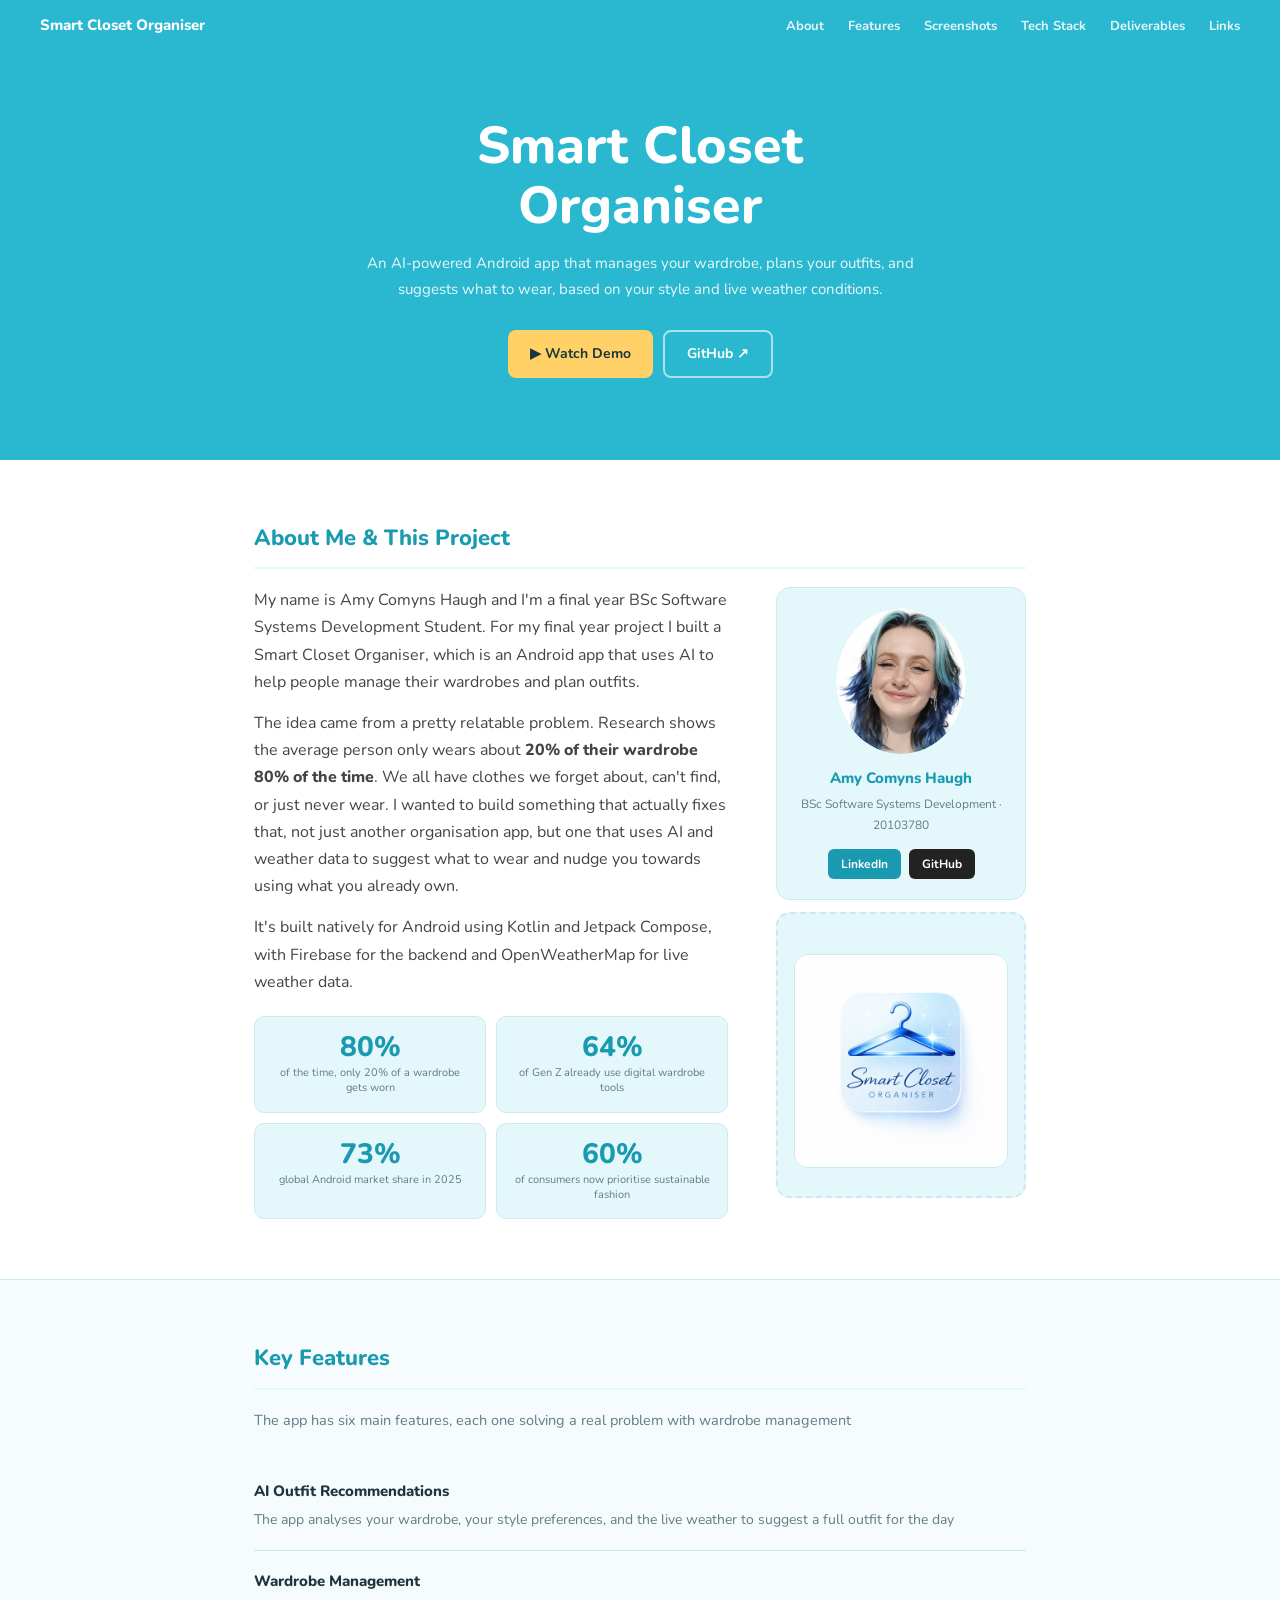
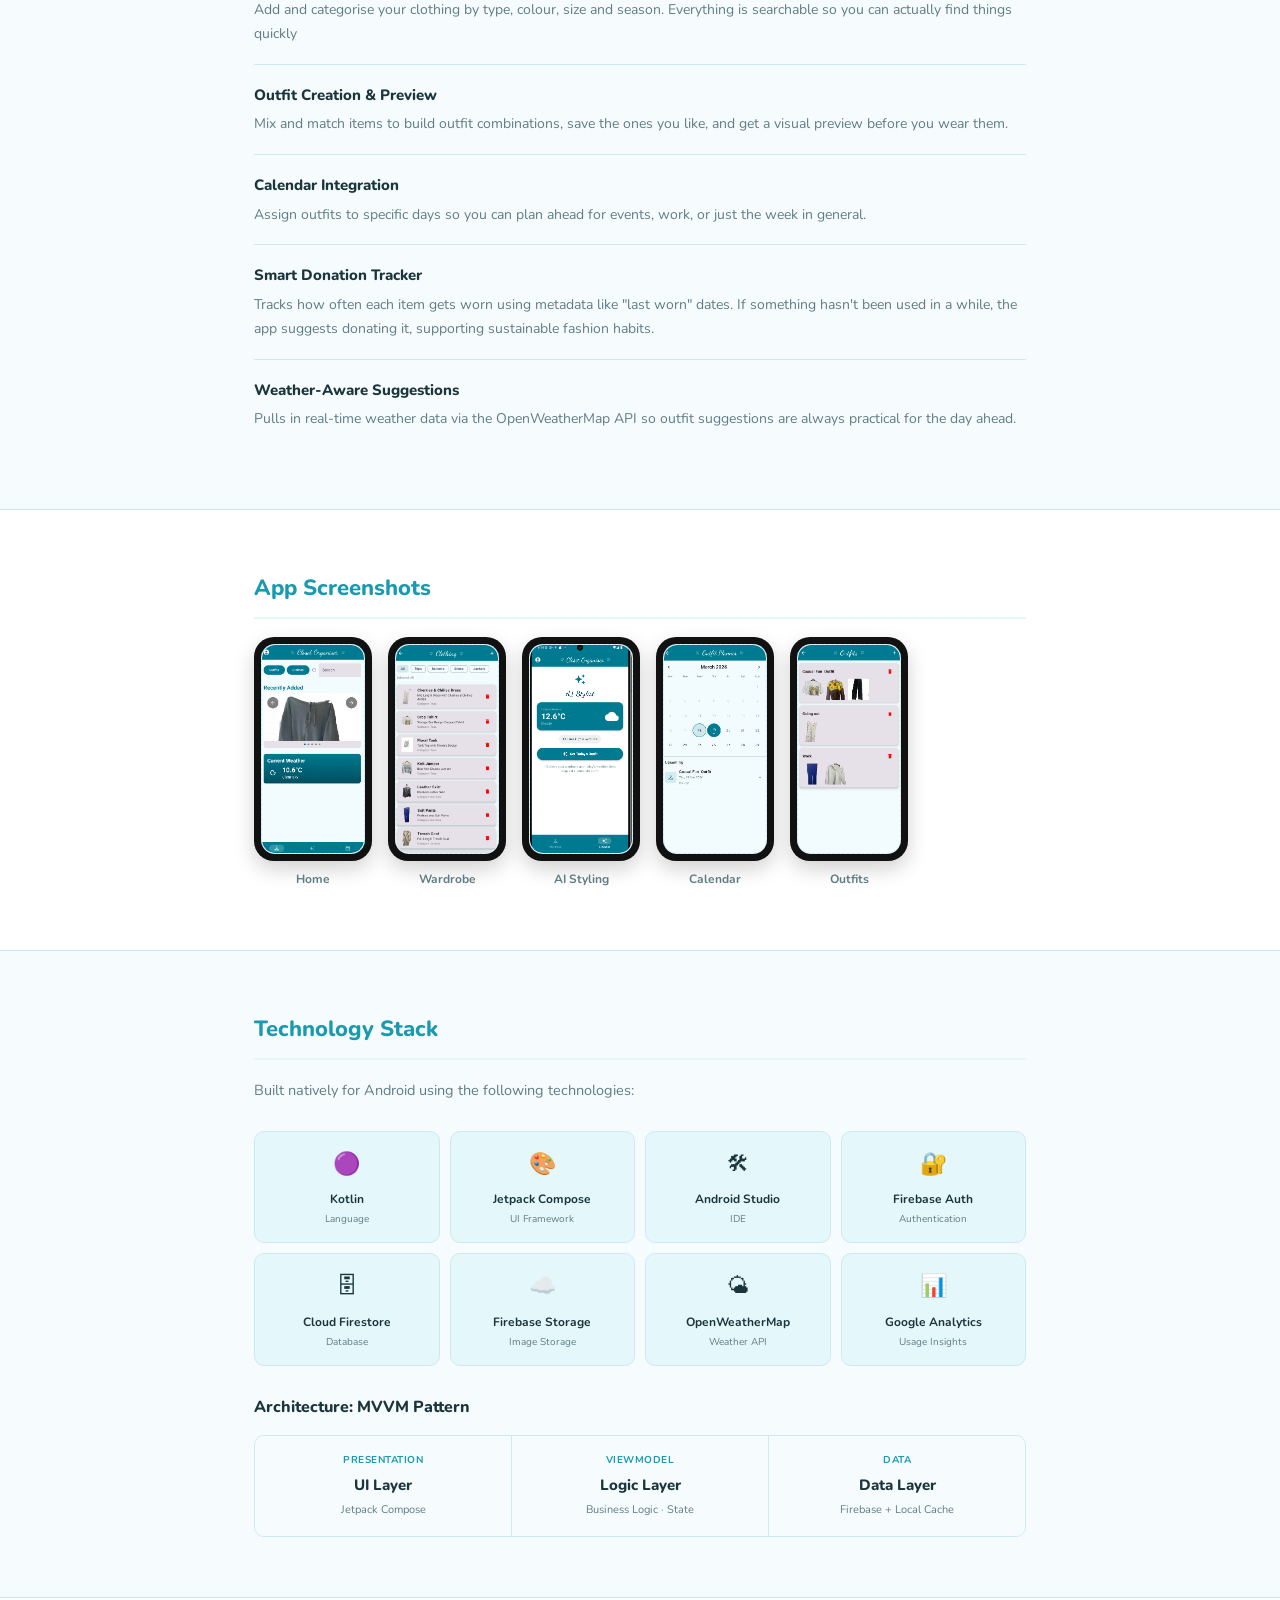
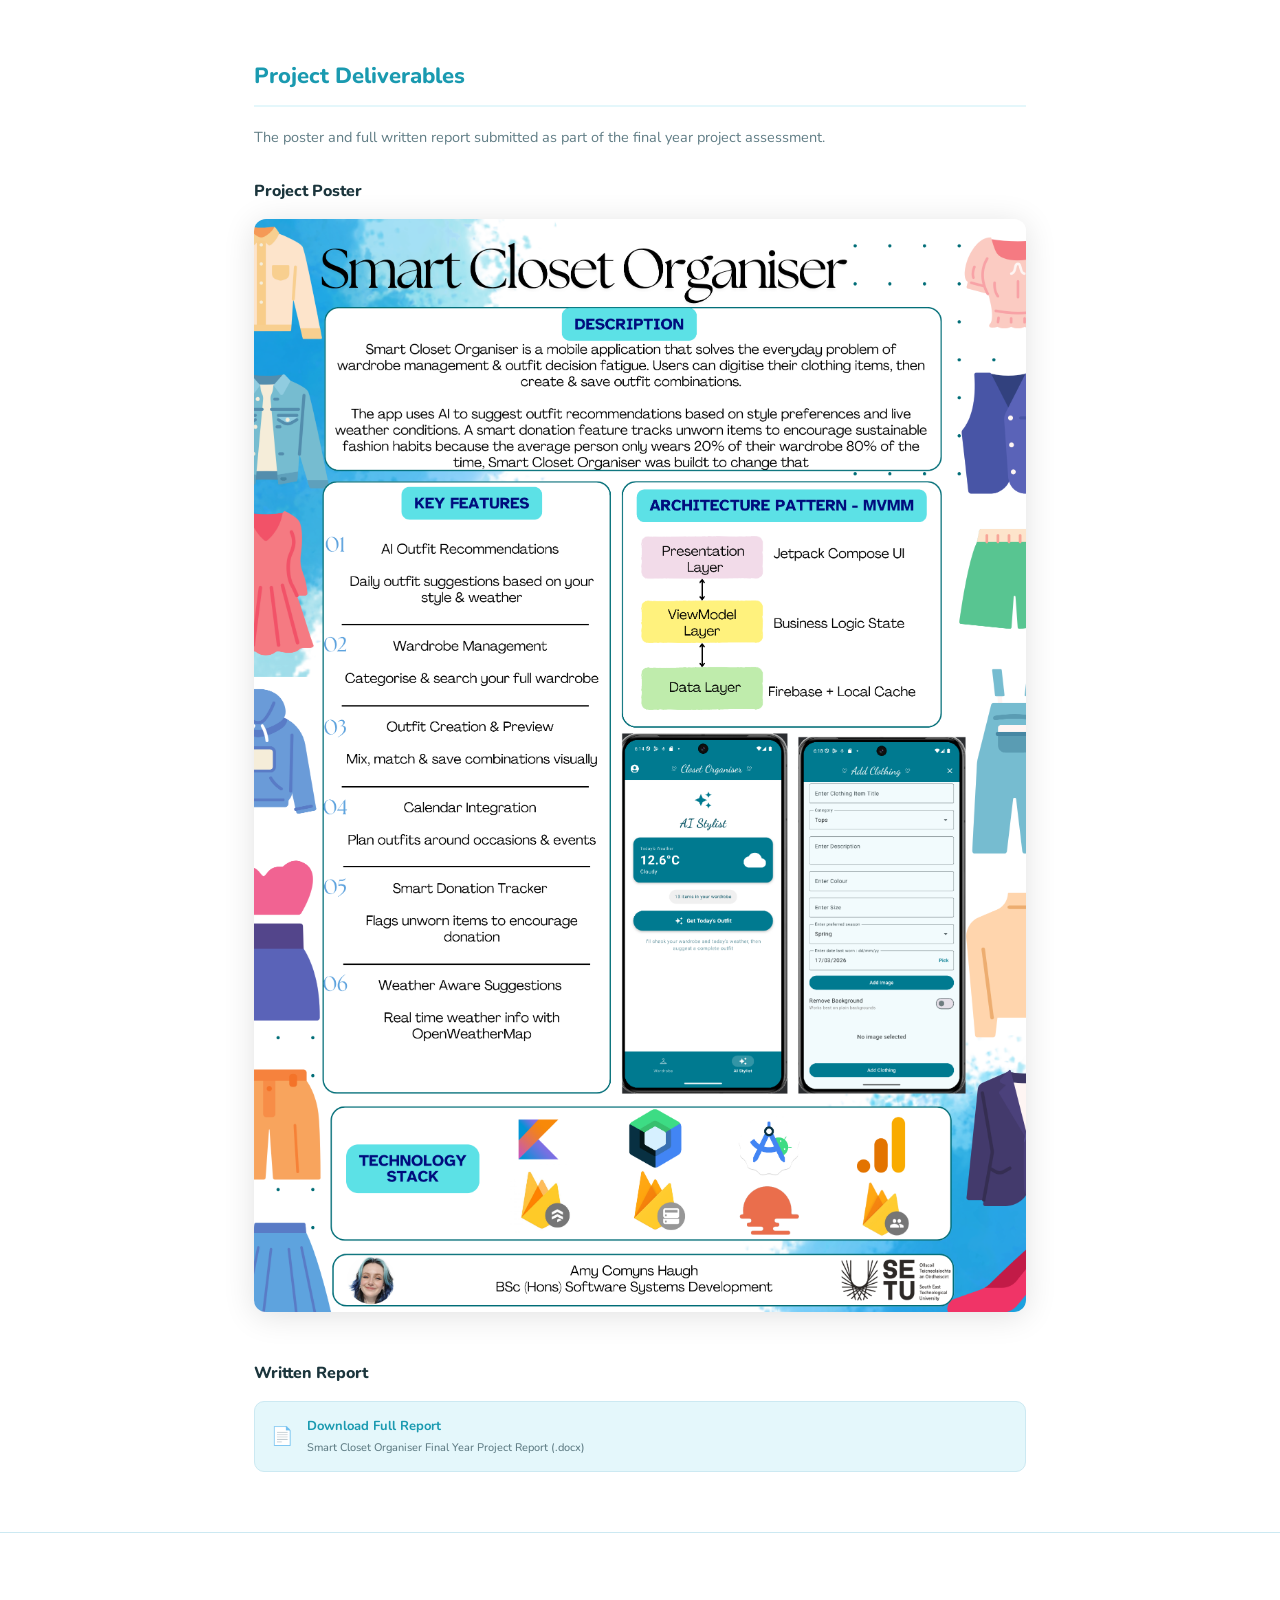
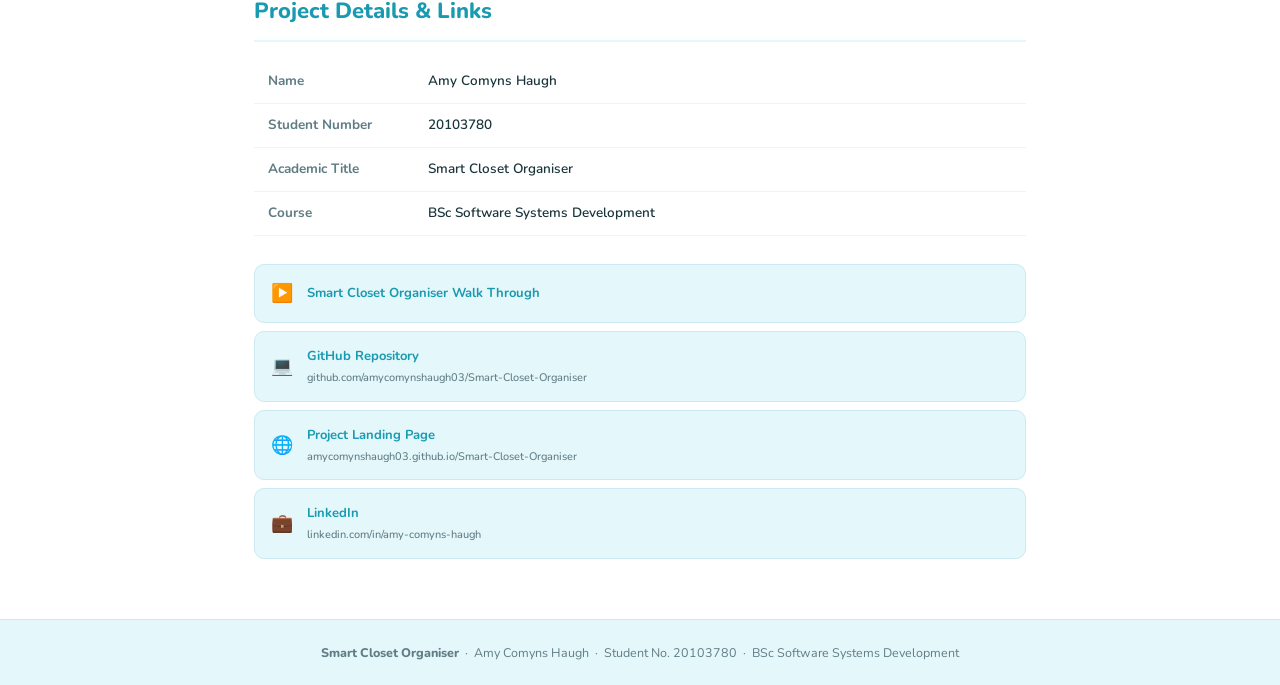
<file: index.html>
<!DOCTYPE html>
<html lang="en">
<head>
  <meta charset="UTF-8" />
  <meta name="viewport" content="width=device-width, initial-scale=1.0" />
  <title>Smart Closet Organiser – Amy Comyns Haugh</title>
  <link rel="stylesheet" href="style.css" />
  <link href="https://fonts.googleapis.com/css2?family=Nunito:ital,wght@0,400;0,600;0,700;0,800;1,400&display=swap" rel="stylesheet" />
</head>
<body>


  <nav class="navbar">
    <div class="navbar__logo">Smart Closet Organiser</div>
    <ul class="navbar__links">
      <li><a href="#about">About</a></li>
      <li><a href="#features">Features</a></li>
      <li><a href="#screenshots">Screenshots</a></li>
      <li><a href="#tech">Tech Stack</a></li>
      <li><a href="#deliverables">Deliverables</a></li>
      <li><a href="#links">Links</a></li>
    </ul>
  </nav>

 
  <header class="hero">
    <div class="hero__inner">
      <h1 class="hero__title">Smart Closet Organiser</h1>
      <p class="hero__subtitle">
        An AI-powered Android app that manages your wardrobe, plans your outfits, and suggests what to wear, based on your style and live weather conditions.
      </p>
      <div class="hero__buttons">
        <a href="https://youtu.be/wPRuiJHzMQk?si=gnGNYiimh60A9-8u" target="_blank" class="btn btn--primary">▶ Watch Demo</a>
        <a href="https://github.com/amycomynshaugh03/Smart-Closet-Organiser" target="_blank" class="btn btn--outline">GitHub ↗</a>
      </div>
    </div>
  </header>


  <main>

    <section class="section" id="about">
      <div class="container">
        <h2 class="section__title">About Me &amp; This Project</h2>
        <div class="about__grid">

          <div class="about__text">
            <p>My name is Amy Comyns Haugh and I'm a final year BSc Software Systems Development Student. For my final year project I built a Smart Closet Organiser, which is an Android app that uses AI to help people manage their wardrobes and plan outfits.</p>
            <p>The idea came from a pretty relatable problem. Research shows the average person only wears about <strong>20% of their wardrobe 80% of the time</strong>. We all have clothes we forget about, can't find, or just never wear. I wanted to build something that actually fixes that, not just another organisation app, but one that uses AI and weather data to suggest what to wear and nudge you towards using what you already own.</p>
            <p>It's built natively for Android using Kotlin and Jetpack Compose, with Firebase for the backend and OpenWeatherMap for live weather data.</p>

            <div class="stats">
              <div class="stats__card">
                <span class="stats__number">80%</span>
                <span class="stats__label">of the time, only 20% of a wardrobe gets worn</span>
              </div>
              <div class="stats__card">
                <span class="stats__number">64%</span>
                <span class="stats__label">of Gen Z already use digital wardrobe tools</span>
              </div>
              <div class="stats__card">
                <span class="stats__number">73%</span>
                <span class="stats__label">global Android market share in 2025</span>
              </div>
              <div class="stats__card">
                <span class="stats__number">60%</span>
                <span class="stats__label">of consumers now prioritise sustainable fashion</span>
              </div>
            </div>
          </div>

          <aside class="about__sidebar">
            <div class="profile-card">
              <div class="profile-card__img">
                <img src="headshot.png" alt="Amy Comyns Haugh" /> 
              </div>
              <p class="profile-card__name">Amy Comyns Haugh</p>
              <p class="profile-card__sub">BSc Software Systems Development · 20103780</p>
              <div class="profile-card__links">
                <a href="https://www.linkedin.com/in/amy-comyns-haugh" target="https://www.linkedin.com/in/amy-comyns-haugh/" class="profile-card__btn profile-card__btn--linkedin">LinkedIn</a>
                <a href="https://github.com/amycomynshaugh03" target="_blank" class="profile-card__btn profile-card__btn--github">GitHub</a>
              </div>
            </div>

            <div class="graphic-placeholder">
            <img src="Icon.png" alt="App Graphic" class="graphic-img" />
            </div>
          </aside>

        </div>
      </div>
    </section>

   
    <section class="section section--alt" id="features">
      <div class="container">
        <h2 class="section__title">Key Features</h2>
        <p class="section__intro">The app has six main features, each one solving a real problem with wardrobe management</p>

        <ul class="features__list">
          <li class="feature">
            <div class="feature__body">
              <h3>AI Outfit Recommendations</h3>
              <p>The app analyses your wardrobe, your style preferences, and the live weather to suggest a full outfit for the day</p>
            </div>
          </li>
          <li class="feature">
            <div class="feature__body">
              <h3>Wardrobe Management</h3>
              <p>Add and categorise your clothing by type, colour, size and season. Everything is searchable so you can actually find things quickly</p>
            </div>
          </li>
          <li class="feature">
            <div class="feature__body">
              <h3>Outfit Creation &amp; Preview</h3>
              <p>Mix and match items to build outfit combinations, save the ones you like, and get a visual preview before you wear them.</p>
            </div>
          </li>
          <li class="feature">
            <div class="feature__body">
              <h3>Calendar Integration</h3>
              <p>Assign outfits to specific days so you can plan ahead for events, work, or just the week in general.</p>
            </div>
          </li>
          <li class="feature">
            <div class="feature__body">
              <h3>Smart Donation Tracker</h3>
              <p>Tracks how often each item gets worn using metadata like "last worn" dates. If something hasn't been used in a while, the app suggests donating it, supporting sustainable fashion habits.</p>
            </div>
          </li>
          <li class="feature">
            <div class="feature__body">
              <h3>Weather-Aware Suggestions</h3>
              <p>Pulls in real-time weather data via the OpenWeatherMap API so outfit suggestions are always practical for the day ahead.</p>
            </div>
          </li>
        </ul>
      </div>
    </section>

  
    <section class="section" id="screenshots">
      <div class="container">
        <h2 class="section__title">App Screenshots</h2>
        
        <div class="screenshots__row">
          <figure class="screenshot">
            <div class="screenshot__phone">
              <div class="screenshot__screen">
                <img src="Screenshot%202026-03-18%20211858.png" alt="Home Screen" />
              </div>
            </div>
            <figcaption>Home</figcaption>
          </figure>

          <figure class="screenshot">
            <div class="screenshot__phone">
              <div class="screenshot__screen">
              <img src="Screenshot%202026-03-18%20212010.png" alt="Wardrobe Screen" /> 
              </div>
            </div>
            <figcaption>Wardrobe</figcaption>
          </figure>

          <figure class="screenshot">
            <div class="screenshot__phone">
              <div class="screenshot__screen">
               <img src="Screenshot%202026-03-17%20181449.png" alt="AI Styling Screen" />
              </div>
            </div>
            <figcaption>AI Styling</figcaption>
          </figure>

          <figure class="screenshot">
            <div class="screenshot__phone">
              <div class="screenshot__screen">
              <img src="Screenshot%202026-03-18%20212507.png" alt="Calendar Screen" /> 
              </div>
            </div>
            <figcaption>Calendar</figcaption>
          </figure>

          <figure class="screenshot">
            <div class="screenshot__phone">
              <div class="screenshot__screen">
             <img src="Screenshot%202026-03-18%20212446.png" alt="Outfit Screen" />
              </div>
            </div>
            <figcaption>Outfits</figcaption>
          </figure>
        </div>
      </div>
    </section>

  
    <section class="section section--alt" id="tech">
      <div class="container">
        <h2 class="section__title">Technology Stack</h2>
        <p class="section__intro">Built natively for Android using the following technologies:</p>

        <div class="tech__grid">
          <div class="tech-card">
            <span class="tech-card__icon">🟣</span>
            <p class="tech-card__name">Kotlin</p>
            <p class="tech-card__role">Language</p>
          </div>
          <div class="tech-card">
            <span class="tech-card__icon">🎨</span>
            <p class="tech-card__name">Jetpack Compose</p>
            <p class="tech-card__role">UI Framework</p>
          </div>
          <div class="tech-card">
            <span class="tech-card__icon">🛠</span>
            <p class="tech-card__name">Android Studio</p>
            <p class="tech-card__role">IDE</p>
          </div>
          <div class="tech-card">
            <span class="tech-card__icon">🔐</span>
            <p class="tech-card__name">Firebase Auth</p>
            <p class="tech-card__role">Authentication</p>
          </div>
          <div class="tech-card">
            <span class="tech-card__icon">🗄</span>
            <p class="tech-card__name">Cloud Firestore</p>
            <p class="tech-card__role">Database</p>
          </div>
          <div class="tech-card">
            <span class="tech-card__icon">☁️</span>
            <p class="tech-card__name">Firebase Storage</p>
            <p class="tech-card__role">Image Storage</p>
          </div>
          <div class="tech-card">
            <span class="tech-card__icon">🌤</span>
            <p class="tech-card__name">OpenWeatherMap</p>
            <p class="tech-card__role">Weather API</p>
          </div>
          <div class="tech-card">
            <span class="tech-card__icon">📊</span>
            <p class="tech-card__name">Google Analytics</p>
            <p class="tech-card__role">Usage Insights</p>
          </div>
        </div>

        <h3 class="subsection__title">Architecture: MVVM Pattern</h3>
        <div class="arch">
          <div class="arch__block">
            <p class="arch__tag">Presentation</p>
            <p class="arch__name">UI Layer</p>
            <p class="arch__sub">Jetpack Compose</p>
          </div>
          <div class="arch__block">
            <p class="arch__tag">ViewModel</p>
            <p class="arch__name">Logic Layer</p>
            <p class="arch__sub">Business Logic · State</p>
          </div>
          <div class="arch__block">
            <p class="arch__tag">Data</p>
            <p class="arch__name">Data Layer</p>
            <p class="arch__sub">Firebase + Local Cache</p>
          </div>
        </div>
      </div>
    </section>

    <section class="section" id="deliverables">
  <div class="container">
    <h2 class="section__title">Project Deliverables</h2>
    <p class="section__intro">The poster and full written report submitted as part of the final year project assessment.</p>

    <h3 class="subsection__title">Project Poster</h3>
    <div class="deliverable-poster">
      <img src="FYP Poster.png" alt="FYP Project Poster" />
    </div>

    <h3 class="subsection__title" style="margin-top: 3rem;">Written Report</h3>
    <ul class="project-links">
      <li>
        <a href="Report.docx" download class="project-link">
          <span class="project-link__icon">📄</span>
          <div>
            <span class="project-link__name">Download Full Report</span>
            <span class="project-link__url">Smart Closet Organiser Final Year Project Report (.docx)</span>
          </div>
        </a>
      </li>
    </ul>
  </div>
</section>

    <section class="section" id="links">
      <div class="container">
        <h2 class="section__title">Project Details &amp; Links</h2>

        <table class="details-table">
          <tbody>
            <tr><th>Name</th><td>Amy Comyns Haugh</td></tr>
            <tr><th>Student Number</th><td>20103780</td></tr>
            <tr><th>Academic Title</th><td>Smart Closet Organiser</td></tr>
            <tr><th>Course</th><td>BSc Software Systems Development</td></tr>
          </tbody>
        </table>

        <ul class="project-links">
          <li>
            <a href="https://youtu.be/wPRuiJHzMQk?si=gnGNYiimh60A9-8u" target="_blank" class="project-link">
              <span class="project-link__icon">▶️</span>
              <div>
                <span class="project-link__name">Smart Closet Organiser Walk Through</span>
              </div>
            </a>
          </li>
          <li>
            <a href="https://github.com/amycomynshaugh03/Smart-Closet-Organiser" target="_blank" class="project-link">
              <span class="project-link__icon">💻</span>
              <div>
                <span class="project-link__name">GitHub Repository</span>
                <span class="project-link__url">github.com/amycomynshaugh03/Smart-Closet-Organiser</span>
              </div>
            </a>
          </li>
          <li>
            <a href="https://amycomynshaugh03.github.io/Smart-Closet-Organiser" target="_blank" class="project-link">
              <span class="project-link__icon">🌐</span>
              <div>
                <span class="project-link__name">Project Landing Page</span>
                <span class="project-link__url">amycomynshaugh03.github.io/Smart-Closet-Organiser</span>
              </div>
            </a>
          </li>
          <li>
            <a href="https://www.linkedin.com/in/amy-comyns-haugh" target="_blank" class="project-link">
              <span class="project-link__icon">💼</span>
              <div>
                <span class="project-link__name">LinkedIn</span>
                <span class="project-link__url">linkedin.com/in/amy-comyns-haugh</span>
              </div>
            </a>
          </li>
        </ul>
      </div>
    </section>

  </main>

 
  <footer class="footer">
    <p><strong>Smart Closet Organiser</strong> &nbsp;·&nbsp; Amy Comyns Haugh &nbsp;·&nbsp; Student No. 20103780 &nbsp;·&nbsp; BSc Software Systems Development</p>
  </footer>

  <script src="main.js"></script>

</body>
</html>
</file>
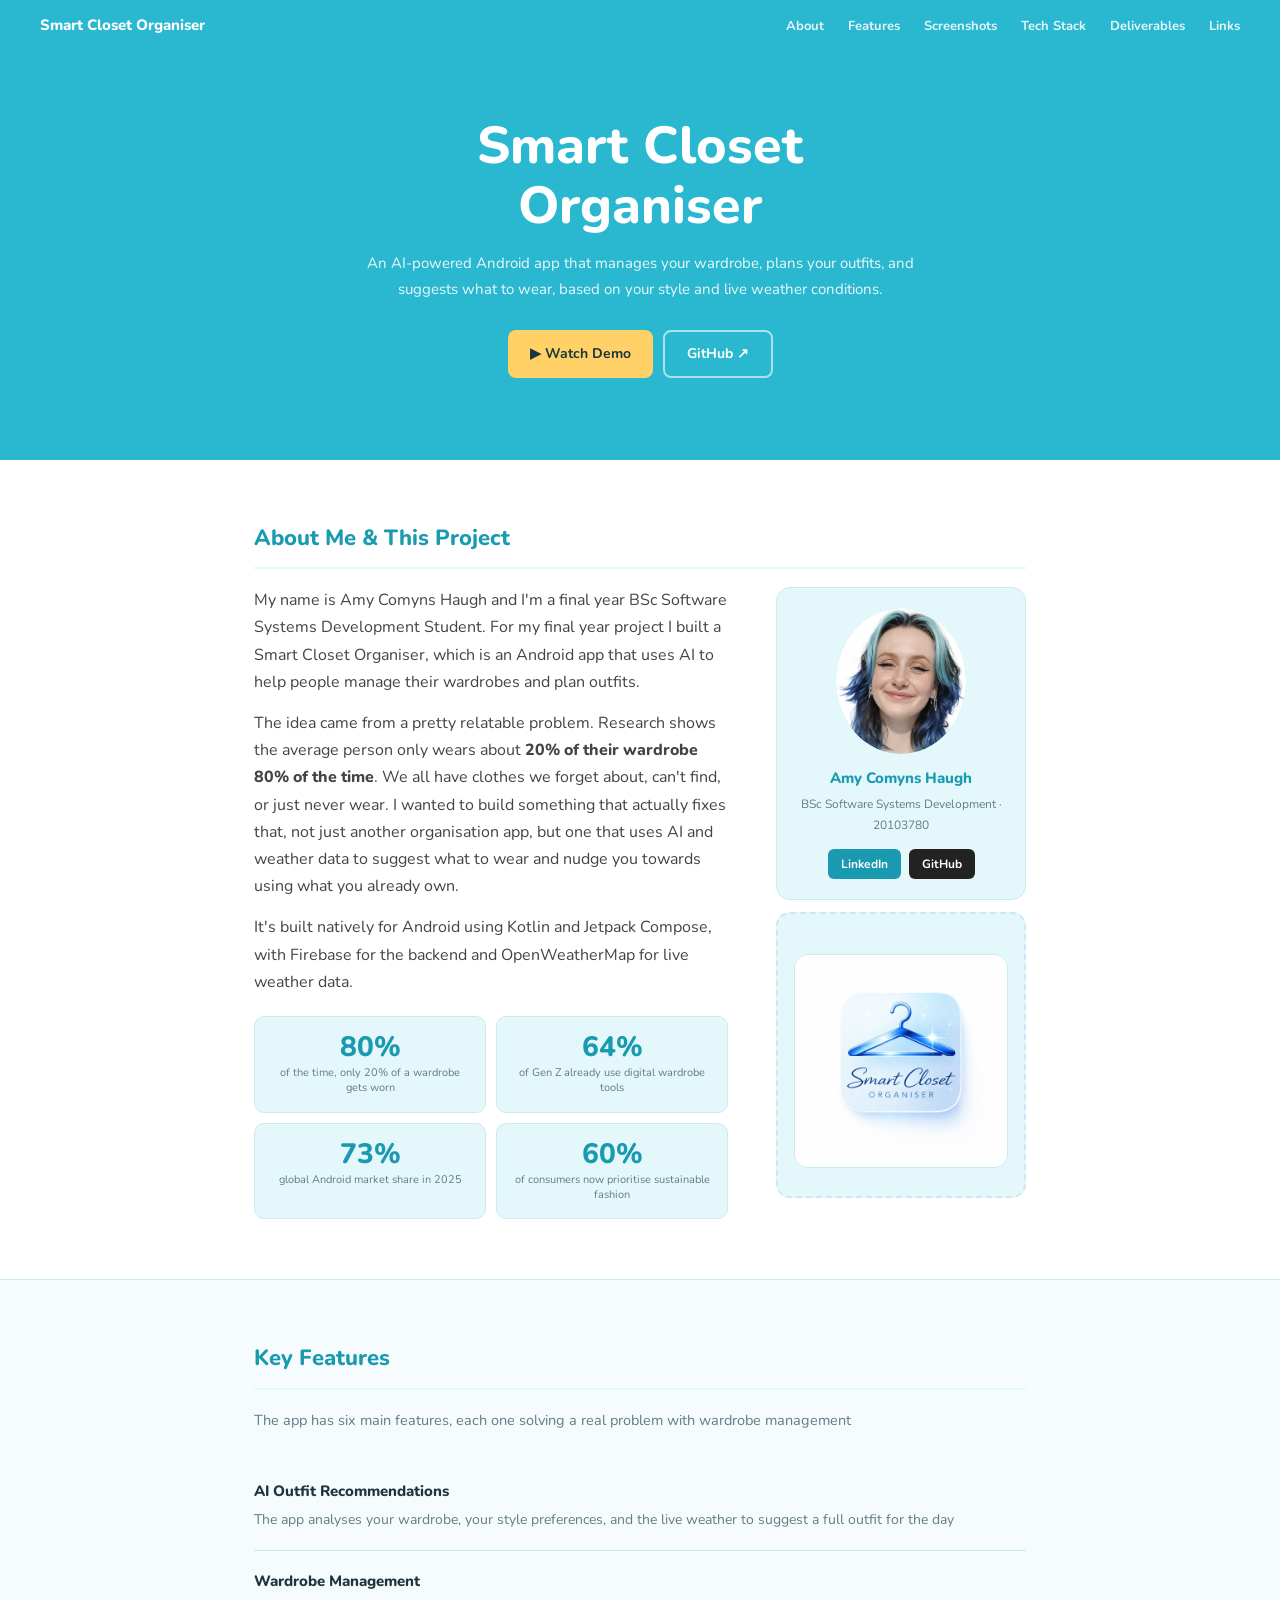
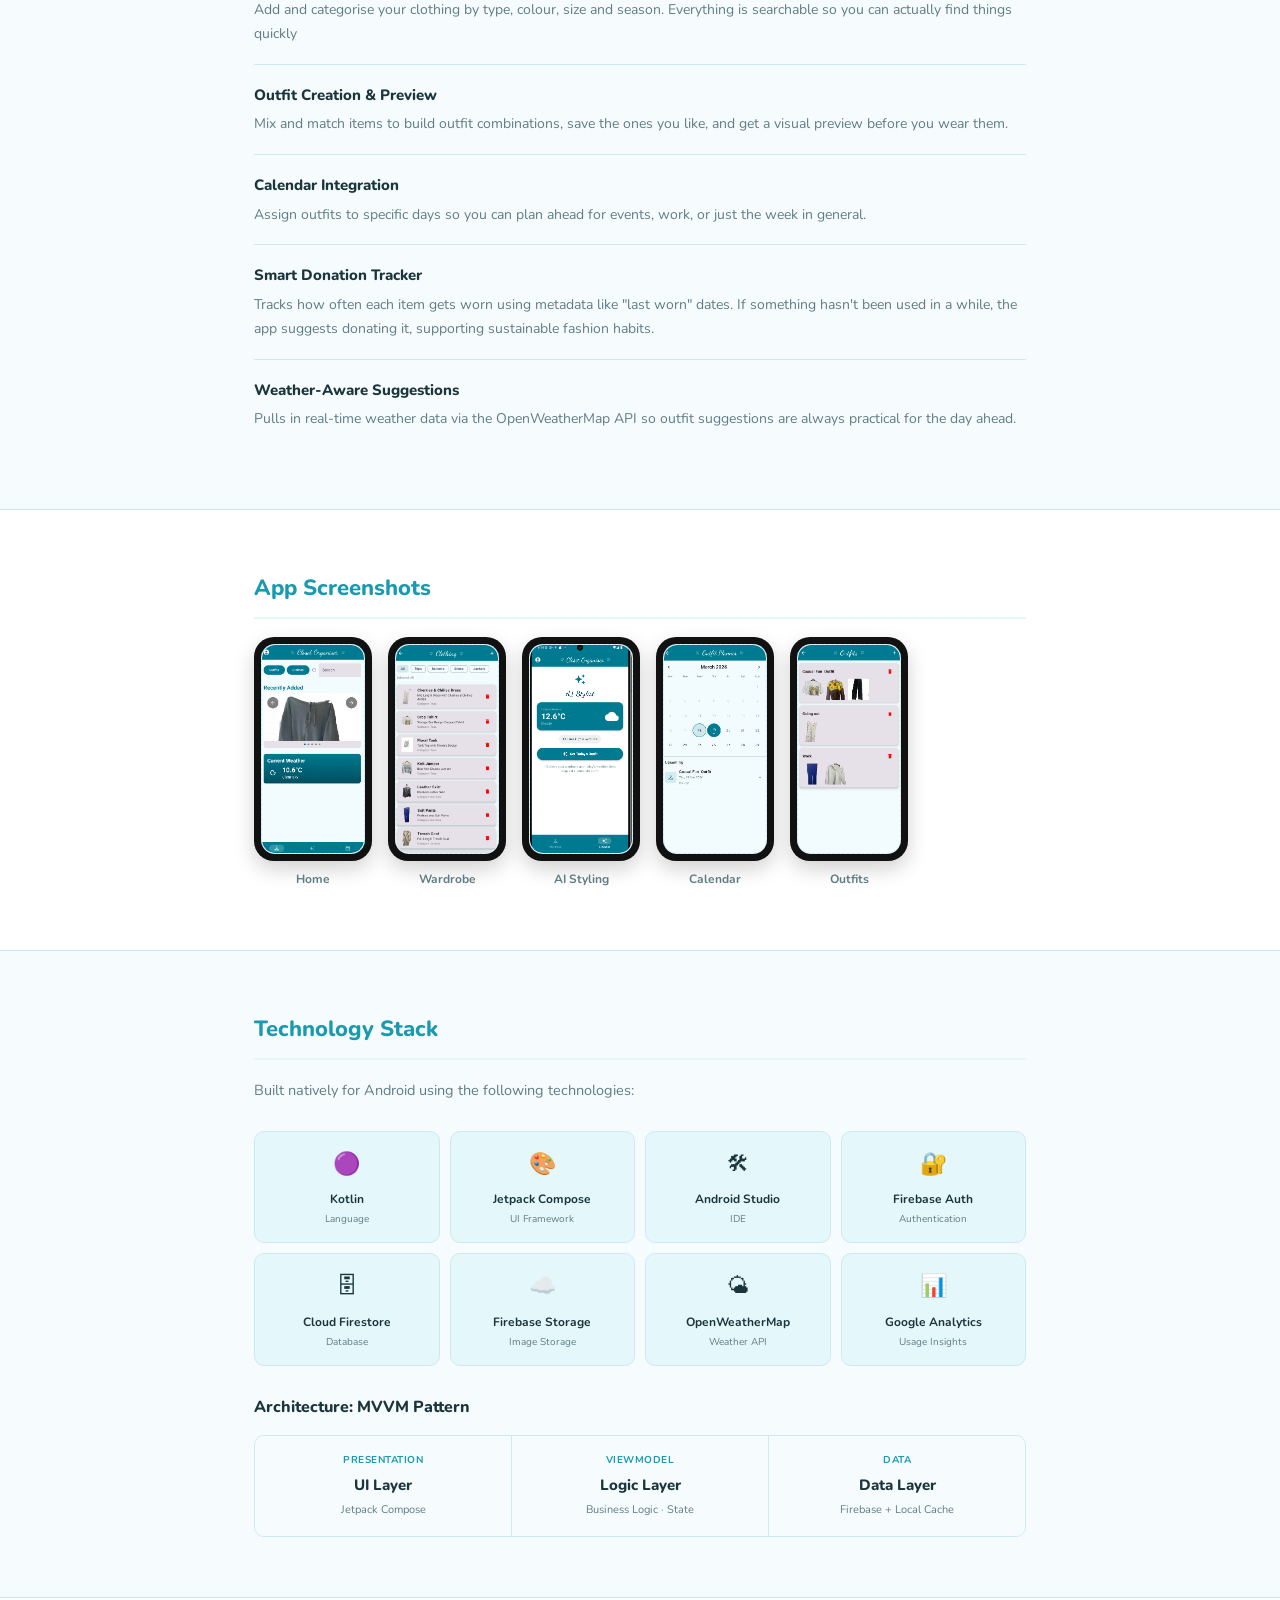
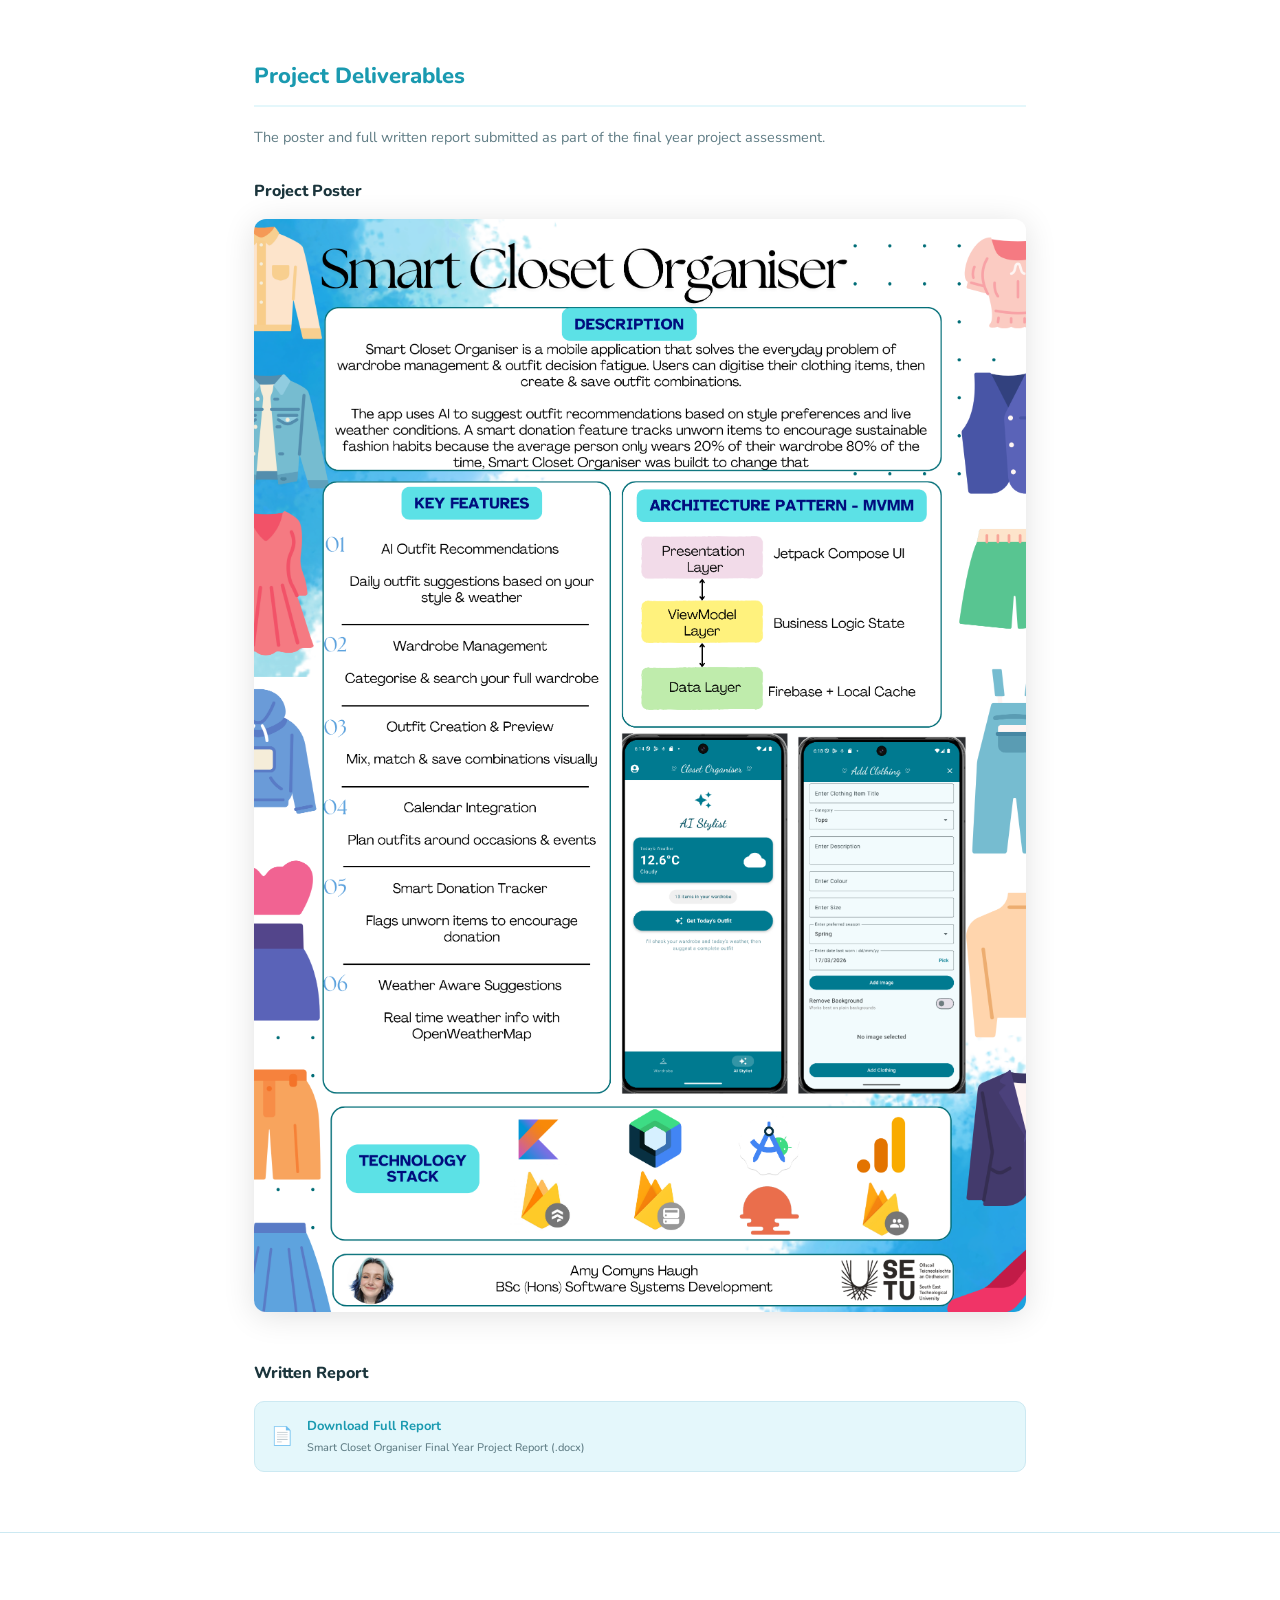
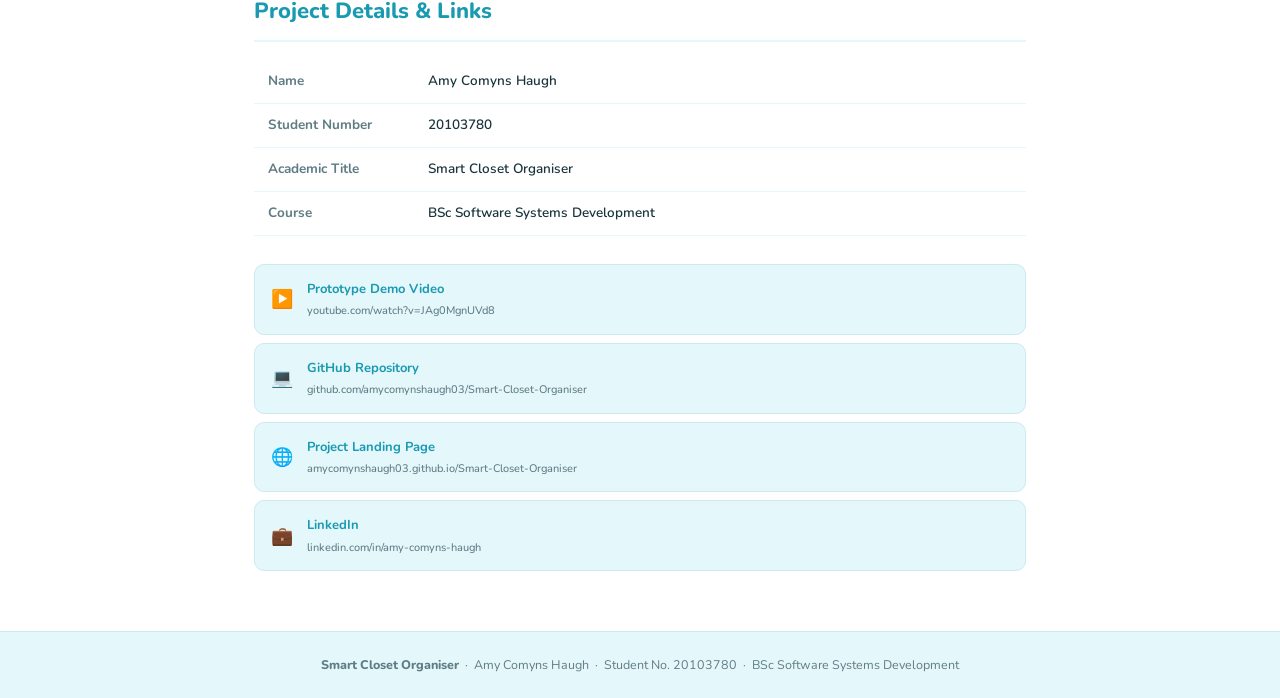
<file: website/index.html>
<!DOCTYPE html>
<html lang="en">
<head>
  <meta charset="UTF-8" />
  <meta name="viewport" content="width=device-width, initial-scale=1.0" />
  <title>Smart Closet Organiser – Amy Comyns Haugh</title>
  <link rel="stylesheet" href="style.css" />
  <link href="https://fonts.googleapis.com/css2?family=Nunito:ital,wght@0,400;0,600;0,700;0,800;1,400&display=swap" rel="stylesheet" />
</head>
<body>


  <nav class="navbar">
    <div class="navbar__logo">Smart Closet Organiser</div>
    <ul class="navbar__links">
      <li><a href="#about">About</a></li>
      <li><a href="#features">Features</a></li>
      <li><a href="#screenshots">Screenshots</a></li>
      <li><a href="#tech">Tech Stack</a></li>
      <li><a href="#deliverables">Deliverables</a></li>
      <li><a href="#links">Links</a></li>
    </ul>
  </nav>

 
  <header class="hero">
    <div class="hero__inner">
      <h1 class="hero__title">Smart Closet Organiser</h1>
      <p class="hero__subtitle">
        An AI-powered Android app that manages your wardrobe, plans your outfits, and suggests what to wear, based on your style and live weather conditions.
      </p>
      <div class="hero__buttons">
        <a href="https://www.youtube.com/watch?v=JAg0MgnUVd8" target="_blank" class="btn btn--primary">▶ Watch Demo</a>
        <a href="https://github.com/amycomynshaugh03/Smart-Closet-Organiser" target="_blank" class="btn btn--outline">GitHub ↗</a>
      </div>
    </div>
  </header>


  <main>

    <section class="section" id="about">
      <div class="container">
        <h2 class="section__title">About Me &amp; This Project</h2>
        <div class="about__grid">

          <div class="about__text">
            <p>My name is Amy Comyns Haugh and I'm a final year BSc Software Systems Development Student. For my final year project I built a Smart Closet Organiser, which is an Android app that uses AI to help people manage their wardrobes and plan outfits.</p>
            <p>The idea came from a pretty relatable problem. Research shows the average person only wears about <strong>20% of their wardrobe 80% of the time</strong>. We all have clothes we forget about, can't find, or just never wear. I wanted to build something that actually fixes that, not just another organisation app, but one that uses AI and weather data to suggest what to wear and nudge you towards using what you already own.</p>
            <p>It's built natively for Android using Kotlin and Jetpack Compose, with Firebase for the backend and OpenWeatherMap for live weather data.</p>

            <div class="stats">
              <div class="stats__card">
                <span class="stats__number">80%</span>
                <span class="stats__label">of the time, only 20% of a wardrobe gets worn</span>
              </div>
              <div class="stats__card">
                <span class="stats__number">64%</span>
                <span class="stats__label">of Gen Z already use digital wardrobe tools</span>
              </div>
              <div class="stats__card">
                <span class="stats__number">73%</span>
                <span class="stats__label">global Android market share in 2025</span>
              </div>
              <div class="stats__card">
                <span class="stats__number">60%</span>
                <span class="stats__label">of consumers now prioritise sustainable fashion</span>
              </div>
            </div>
          </div>

          <aside class="about__sidebar">
            <div class="profile-card">
              <div class="profile-card__img">
                <img src="headshot.png" alt="Amy Comyns Haugh" /> 
              </div>
              <p class="profile-card__name">Amy Comyns Haugh</p>
              <p class="profile-card__sub">BSc Software Systems Development · 20103780</p>
              <div class="profile-card__links">
                <a href="https://www.linkedin.com/in/amy-comyns-haugh" target="https://www.linkedin.com/in/amy-comyns-haugh/" class="profile-card__btn profile-card__btn--linkedin">LinkedIn</a>
                <a href="https://github.com/amycomynshaugh03" target="_blank" class="profile-card__btn profile-card__btn--github">GitHub</a>
              </div>
            </div>

            <div class="graphic-placeholder">
            <img src="Icon.png" alt="App Graphic" class="graphic-img" />
            </div>
          </aside>

        </div>
      </div>
    </section>

   
    <section class="section section--alt" id="features">
      <div class="container">
        <h2 class="section__title">Key Features</h2>
        <p class="section__intro">The app has six main features, each one solving a real problem with wardrobe management</p>

        <ul class="features__list">
          <li class="feature">
            <div class="feature__body">
              <h3>AI Outfit Recommendations</h3>
              <p>The app analyses your wardrobe, your style preferences, and the live weather to suggest a full outfit for the day</p>
            </div>
          </li>
          <li class="feature">
            <div class="feature__body">
              <h3>Wardrobe Management</h3>
              <p>Add and categorise your clothing by type, colour, size and season. Everything is searchable so you can actually find things quickly</p>
            </div>
          </li>
          <li class="feature">
            <div class="feature__body">
              <h3>Outfit Creation &amp; Preview</h3>
              <p>Mix and match items to build outfit combinations, save the ones you like, and get a visual preview before you wear them.</p>
            </div>
          </li>
          <li class="feature">
            <div class="feature__body">
              <h3>Calendar Integration</h3>
              <p>Assign outfits to specific days so you can plan ahead for events, work, or just the week in general.</p>
            </div>
          </li>
          <li class="feature">
            <div class="feature__body">
              <h3>Smart Donation Tracker</h3>
              <p>Tracks how often each item gets worn using metadata like "last worn" dates. If something hasn't been used in a while, the app suggests donating it, supporting sustainable fashion habits.</p>
            </div>
          </li>
          <li class="feature">
            <div class="feature__body">
              <h3>Weather-Aware Suggestions</h3>
              <p>Pulls in real-time weather data via the OpenWeatherMap API so outfit suggestions are always practical for the day ahead.</p>
            </div>
          </li>
        </ul>
      </div>
    </section>

  
    <section class="section" id="screenshots">
      <div class="container">
        <h2 class="section__title">App Screenshots</h2>
        
        <div class="screenshots__row">
          <figure class="screenshot">
            <div class="screenshot__phone">
              <div class="screenshot__screen">
                <img src="Screenshot%202026-03-18%20211858.png" alt="Home Screen" />
              </div>
            </div>
            <figcaption>Home</figcaption>
          </figure>

          <figure class="screenshot">
            <div class="screenshot__phone">
              <div class="screenshot__screen">
              <img src="Screenshot%202026-03-18%20212010.png" alt="Wardrobe Screen" /> 
              </div>
            </div>
            <figcaption>Wardrobe</figcaption>
          </figure>

          <figure class="screenshot">
            <div class="screenshot__phone">
              <div class="screenshot__screen">
               <img src="Screenshot%202026-03-17%20181449.png" alt="AI Styling Screen" />
              </div>
            </div>
            <figcaption>AI Styling</figcaption>
          </figure>

          <figure class="screenshot">
            <div class="screenshot__phone">
              <div class="screenshot__screen">
              <img src="Screenshot%202026-03-18%20212507.png" alt="Calendar Screen" /> 
              </div>
            </div>
            <figcaption>Calendar</figcaption>
          </figure>

          <figure class="screenshot">
            <div class="screenshot__phone">
              <div class="screenshot__screen">
             <img src="Screenshot%202026-03-18%20212446.png" alt="Outfit Screen" />
              </div>
            </div>
            <figcaption>Outfits</figcaption>
          </figure>
        </div>
      </div>
    </section>

  
    <section class="section section--alt" id="tech">
      <div class="container">
        <h2 class="section__title">Technology Stack</h2>
        <p class="section__intro">Built natively for Android using the following technologies:</p>

        <div class="tech__grid">
          <div class="tech-card">
            <span class="tech-card__icon">🟣</span>
            <p class="tech-card__name">Kotlin</p>
            <p class="tech-card__role">Language</p>
          </div>
          <div class="tech-card">
            <span class="tech-card__icon">🎨</span>
            <p class="tech-card__name">Jetpack Compose</p>
            <p class="tech-card__role">UI Framework</p>
          </div>
          <div class="tech-card">
            <span class="tech-card__icon">🛠</span>
            <p class="tech-card__name">Android Studio</p>
            <p class="tech-card__role">IDE</p>
          </div>
          <div class="tech-card">
            <span class="tech-card__icon">🔐</span>
            <p class="tech-card__name">Firebase Auth</p>
            <p class="tech-card__role">Authentication</p>
          </div>
          <div class="tech-card">
            <span class="tech-card__icon">🗄</span>
            <p class="tech-card__name">Cloud Firestore</p>
            <p class="tech-card__role">Database</p>
          </div>
          <div class="tech-card">
            <span class="tech-card__icon">☁️</span>
            <p class="tech-card__name">Firebase Storage</p>
            <p class="tech-card__role">Image Storage</p>
          </div>
          <div class="tech-card">
            <span class="tech-card__icon">🌤</span>
            <p class="tech-card__name">OpenWeatherMap</p>
            <p class="tech-card__role">Weather API</p>
          </div>
          <div class="tech-card">
            <span class="tech-card__icon">📊</span>
            <p class="tech-card__name">Google Analytics</p>
            <p class="tech-card__role">Usage Insights</p>
          </div>
        </div>

        <h3 class="subsection__title">Architecture: MVVM Pattern</h3>
        <div class="arch">
          <div class="arch__block">
            <p class="arch__tag">Presentation</p>
            <p class="arch__name">UI Layer</p>
            <p class="arch__sub">Jetpack Compose</p>
          </div>
          <div class="arch__block">
            <p class="arch__tag">ViewModel</p>
            <p class="arch__name">Logic Layer</p>
            <p class="arch__sub">Business Logic · State</p>
          </div>
          <div class="arch__block">
            <p class="arch__tag">Data</p>
            <p class="arch__name">Data Layer</p>
            <p class="arch__sub">Firebase + Local Cache</p>
          </div>
        </div>
      </div>
    </section>

    <section class="section" id="deliverables">
  <div class="container">
    <h2 class="section__title">Project Deliverables</h2>
    <p class="section__intro">The poster and full written report submitted as part of the final year project assessment.</p>

    <h3 class="subsection__title">Project Poster</h3>
    <div class="deliverable-poster">
      <img src="FYP Poster.png" alt="FYP Project Poster" />
    </div>

    <h3 class="subsection__title" style="margin-top: 3rem;">Written Report</h3>
    <ul class="project-links">
      <li>
        <a href="report.docx" download class="project-link">
          <span class="project-link__icon">📄</span>
          <div>
            <span class="project-link__name">Download Full Report</span>
            <span class="project-link__url">Smart Closet Organiser Final Year Project Report (.docx)</span>
          </div>
        </a>
      </li>
    </ul>
  </div>
</section>
    

    <section class="section" id="links">
      <div class="container">
        <h2 class="section__title">Project Details &amp; Links</h2>

        <table class="details-table">
          <tbody>
            <tr><th>Name</th><td>Amy Comyns Haugh</td></tr>
            <tr><th>Student Number</th><td>20103780</td></tr>
            <tr><th>Academic Title</th><td>Smart Closet Organiser</td></tr>
            <tr><th>Course</th><td>BSc Software Systems Development</td></tr>
          </tbody>
        </table>

        <ul class="project-links">
          <li>
            <a href="https://www.youtube.com/watch?v=JAg0MgnUVd8" target="_blank" class="project-link">
              <span class="project-link__icon">▶️</span>
              <div>
                <span class="project-link__name">Prototype Demo Video</span>
                <span class="project-link__url">youtube.com/watch?v=JAg0MgnUVd8</span>
              </div>
            </a>
          </li>
          <li>
            <a href="https://github.com/amycomynshaugh03/Smart-Closet-Organiser" target="_blank" class="project-link">
              <span class="project-link__icon">💻</span>
              <div>
                <span class="project-link__name">GitHub Repository</span>
                <span class="project-link__url">github.com/amycomynshaugh03/Smart-Closet-Organiser</span>
              </div>
            </a>
          </li>
          <li>
            <a href="https://amycomynshaugh03.github.io/Smart-Closet-Organiser" target="_blank" class="project-link">
              <span class="project-link__icon">🌐</span>
              <div>
                <span class="project-link__name">Project Landing Page</span>
                <span class="project-link__url">amycomynshaugh03.github.io/Smart-Closet-Organiser</span>
              </div>
            </a>
          </li>
          <li>
            <a href="https://www.linkedin.com/in/amy-comyns-haugh" target="_blank" class="project-link">
              <span class="project-link__icon">💼</span>
              <div>
                <span class="project-link__name">LinkedIn</span>
                <span class="project-link__url">linkedin.com/in/amy-comyns-haugh</span>
              </div>
            </a>
          </li>
        </ul>
      </div>
    </section>

  </main>

 
  <footer class="footer">
    <p><strong>Smart Closet Organiser</strong> &nbsp;·&nbsp; Amy Comyns Haugh &nbsp;·&nbsp; Student No. 20103780 &nbsp;·&nbsp; BSc Software Systems Development</p>
  </footer>

  <script src="main.js"></script>

</body>
</html>
</file>
<file: style.css>
:root {
  --blue:        #29B8D0;
  --blue-dark:   #1A9AB0;
  --blue-light:  #E4F7FB;
  --blue-mid:    #C0EDF5;
  --yellow:      #FFD166;
  --white:       #ffffff;
  --bg:          #F6FBFD;
  --text:        #1B353C;
  --text-muted:  #607D85;
  --border:      #CCE9F2;
}




*, *::before, *::after {
  box-sizing: border-box;
  margin: 0;
  padding: 0;
}

html { scroll-behavior: smooth; }

body {
  font-family: 'Nunito', sans-serif;
  font-size: 16px;
  line-height: 1.7;
  background: var(--white);
  color: var(--text);
}

a { color: var(--blue-dark); text-decoration: none; }
a:hover { text-decoration: underline; }
ul { list-style: none; }
img { max-width: 100%; display: block; }
strong { font-weight: 800; }

code {
  font-size: 12px;
  background: var(--blue-light);
  padding: 2px 6px;
  border-radius: 5px;
  color: var(--blue-dark);
}




.container {
  max-width: 820px;
  margin: 0 auto;
  padding: 0 24px;
}




.btn {
  display: inline-flex;
  align-items: center;
  gap: 7px;
  padding: 10px 22px;
  border-radius: 8px;
  font-family: 'Nunito', sans-serif;
  font-size: 14px;
  font-weight: 700;
  cursor: pointer;
  transition: opacity 0.15s, transform 0.15s;
}

.btn:hover { opacity: 0.88; transform: translateY(-1px); text-decoration: none; }
.btn--primary  { background: var(--yellow); color: var(--text); }
.btn--outline  { border: 2px solid rgba(255,255,255,0.6); color: var(--white); }



.navbar {
  position: sticky;
  top: 0;
  z-index: 50;
  height: 52px;
  padding: 0 40px;
  display: flex;
  align-items: center;
  justify-content: space-between;
  background: var(--blue);
}

.navbar__logo { color: var(--white); font-weight: 800; font-size: 15px; }

.navbar__links { display: flex; gap: 24px; }

.navbar__links a {
  color: rgba(255,255,255,0.88);
  font-size: 13px;
  font-weight: 700;
}

.navbar__links a:hover,
.navbar__links a.active {
  color: var(--white);
  text-decoration: none;
  border-bottom: 2px solid var(--white);
  padding-bottom: 2px;
}




.hero {
  background: var(--blue);
  color: var(--white);
  padding: 64px 24px;
  text-align: center;
}

.hero__inner { max-width: 580px; margin: 0 auto; }

.hero__title {
  font-size: clamp(28px, 5.5vw, 52px);
  font-weight: 800;
  line-height: 1.15;
  margin-bottom: 14px;
}

.hero__subtitle {
  font-size: 15px;
  color: rgba(255,255,255,0.9);
  line-height: 1.75;
  margin-bottom: 28px;
}

.hero__buttons {
  display: flex;
  gap: 10px;
  justify-content: center;
  flex-wrap: wrap;
  margin-bottom: 18px;
}

.hero__meta { font-size: 13px; color: rgba(255,255,255,0.72); font-weight: 600; }




.section { padding: 60px 0; border-bottom: 1px solid var(--border); }
.section--alt { background: var(--bg); }
.section:last-of-type { border-bottom: none; }

.section__title {
  font-size: 22px;
  font-weight: 800;
  color: var(--blue-dark);
  margin-bottom: 18px;
  padding-bottom: 10px;
  border-bottom: 2px solid var(--blue-light);
}

.section__intro { font-size: 14.5px; color: var(--text-muted); margin-bottom: 28px; max-width: 600px; }

.subsection__title { font-size: 16px; font-weight: 800; color: var(--text); margin: 28px 0 14px; }




.about__grid {
  display: grid;
  grid-template-columns: 1fr 250px;
  gap: 48px;
  align-items: start;
}

.about__text p { color: #444; margin-bottom: 14px; }
.about__text p:last-child { margin-bottom: 0; }




.stats {
  display: grid;
  grid-template-columns: 1fr 1fr;
  gap: 10px;
  margin-top: 20px;
}

.stats__card {
  background: var(--blue-light);
  border: 1px solid var(--border);
  border-radius: 10px;
  padding: 16px;
  text-align: center;
}

.stats__number { display: block; font-size: 28px; font-weight: 800; color: var(--blue-dark); line-height: 1; }
.stats__label  { display: block; font-size: 11px; color: var(--text-muted); margin-top: 4px; line-height: 1.4; }




.profile-card {
  background: var(--blue-light);
  border: 1px solid var(--border);
  border-radius: 14px;
  padding: 20px;
  text-align: center;
}

.profile-card__img {
  width: 130px;
  height: 130;
  border-radius: 50%;
  background: var(--blue-mid);
  margin: 0 auto 12px;
  display: flex;
  align-items: center;
  justify-content: center;
  font-size: 0;        
  overflow: hidden;
}

.profile-card__img img {
  width: 100%;
  height: 100%;
  object-fit: cover;
  border-radius: 50%;
  object-position: center 20%;
}
.profile-card__name { font-weight: 800; font-size: 15px; color: var(--blue-dark); }
.profile-card__sub  { font-size: 12px; color: var(--text-muted); margin-top: 3px; }

.profile-card__links { display: flex; justify-content: center; gap: 8px; margin-top: 14px; }

.profile-card__btn {
  font-size: 12px; font-weight: 700; color: var(--white);
  padding: 5px 13px; border-radius: 6px; transition: opacity 0.15s;
}
.profile-card__btn:hover { opacity: 0.85; text-decoration: none; }
.profile-card__btn--linkedin { background: var(--blue-dark); }
.profile-card__btn--github   { background: #222; }


/* ── GRAPHIC PLACEHOLDER ── */

.graphic-placeholder {
  margin-top: 12px;
  background: var(--blue-light);
  border: 2px dashed var(--border);
  border-radius: 14px;
  padding: 28px 16px;
  text-align: center;
  color: var(--text-muted);
  font-size: 13px;
  line-height: 1.6;
}

.graphic-placeholder__emoji { display: block; font-size: 38px; margin-bottom: 8px; }

.graphic-img {
  width: 100%; border-radius: 14px;
  border: 1px solid var(--border); margin-top: 12px;
}



.features__list { display: flex; flex-direction: column; }

.feature {
  display: flex; gap: 16px; align-items: flex-start;
  padding: 18px 0; border-bottom: 1px solid var(--border);
}
.feature:last-child { border-bottom: none; }

.feature__icon { font-size: 22px; flex-shrink: 0; margin-top: 2px; }
.feature__body h3 { font-size: 15px; font-weight: 800; color: var(--text); margin-bottom: 4px; }
.feature__body p  { font-size: 14px; color: var(--text-muted); }




.screenshots__row { display: flex; gap: 16px; flex-wrap: wrap; }

.screenshot { display: flex; flex-direction: column; align-items: center; gap: 8px; }

.screenshot__phone {
  width: 118px; background: #111;
  border-radius: 20px; padding: 7px;
  box-shadow: 0 8px 20px rgba(0,0,0,0.18);
}

.screenshot__screen {
  background: var(--blue-light);
  border-radius: 14px; height: 210px;
  display: flex; flex-direction: column;
  align-items: center; justify-content: center;
  gap: 6px; border: 1.5px dashed var(--border);
  overflow: hidden; font-size: 26px;
}

.screenshot__screen img { width: 100%; height: 100%; object-fit: cover; border-radius: 13px; }
.screenshot__screen small { font-size: 9px; color: #aaa; font-weight: 600; }
.screenshot figcaption { font-size: 12px; font-weight: 700; color: var(--text-muted); }




.tech__grid {
  display: grid; grid-template-columns: repeat(4, 1fr); gap: 10px;
}

.tech-card {
  background: var(--blue-light);
  border: 1px solid var(--border);
  border-radius: 10px; padding: 14px 10px;
  text-align: center; transition: transform 0.15s;
}
.tech-card:hover { transform: translateY(-2px); }
.tech-card__icon { display: block; font-size: 22px; margin-bottom: 6px; }
.tech-card__name { font-size: 12px; font-weight: 700; color: var(--text); }
.tech-card__role { font-size: 10px; color: var(--text-muted); margin-top: 2px; }




.arch {
  display: flex; align-items: center;
  border: 1px solid var(--border); border-radius: 10px; overflow: hidden;
}

.arch__block {
  flex: 1; padding: 16px; text-align: center;
  background: var(--bg); border-right: 1px solid var(--border);
}
.arch__block:last-child { border-right: none; }
.arch__tag  { font-size: 10px; font-weight: 700; color: var(--blue-dark); text-transform: uppercase; letter-spacing: 0.5px; margin-bottom: 4px; }
.arch__name { font-size: 15px; font-weight: 800; color: var(--text); }
.arch__sub  { font-size: 11px; color: var(--text-muted); margin-top: 2px; }
.arch__arrow { padding: 0 10px; color: var(--border); font-size: 20px; flex-shrink: 0; }


.details-table { width: 100%; border-collapse: collapse; margin-bottom: 28px; }

.details-table th,
.details-table td {
  padding: 10px 14px; font-size: 13.5px;
  border-bottom: 1px solid var(--blue-light); text-align: left;
}
.details-table th { color: var(--text-muted); font-weight: 700; width: 160px; }
.details-table td { color: var(--text); font-weight: 600; }




.project-links { display: flex; flex-direction: column; gap: 8px; }

.project-link {
  display: flex; align-items: center; gap: 14px;
  background: var(--blue-light); border: 1px solid var(--border);
  border-radius: 10px; padding: 13px 16px;
  transition: background 0.15s, transform 0.15s;
}
.project-link:hover { background: var(--blue-mid); transform: translateX(3px); text-decoration: none; }

.project-link__icon { font-size: 18px; flex-shrink: 0; }
.project-link__name { display: block; font-size: 13px; font-weight: 700; color: var(--blue-dark); }
.project-link__url  { display: block; font-size: 11px; color: var(--text-muted); margin-top: 2px; font-weight: 500; }



.footer {
  background: var(--blue-light);
  border-top: 1px solid var(--border);
  text-align: center; padding: 22px;
  font-size: 12.5px; color: var(--text-muted);
}


.fade-in { opacity: 0; transform: translateY(14px); transition: opacity 0.4s ease, transform 0.4s ease; }
.fade-in.visible { opacity: 1; transform: translateY(0); }



@media (max-width: 700px) {
  .navbar { padding: 0 16px; }
  .navbar__links { display: none; }
  .about__grid { grid-template-columns: 1fr; }
  .tech__grid { grid-template-columns: repeat(2, 1fr); }
  .arch { flex-direction: column; }
  .arch__block { border-right: none; border-bottom: 1px solid var(--border); }
  .arch__block:last-child { border-bottom: none; }
}

.deliverable-poster {
  max-width: 860px;
  margin: 0 auto;
  border-radius: 12px;
  overflow: hidden;
  box-shadow: 0 4px 32px rgba(0,0,0,0.12);
}

.deliverable-poster img {
  width: 100%;
  display: block;
}

@media (max-width: 480px) {
  .stats { grid-template-columns: 1fr; }
  .screenshots__row { justify-content: center; }
}
</file>
<file: website/style.css>
:root {
  --blue:        #29B8D0;
  --blue-dark:   #1A9AB0;
  --blue-light:  #E4F7FB;
  --blue-mid:    #C0EDF5;
  --yellow:      #FFD166;
  --white:       #ffffff;
  --bg:          #F6FBFD;
  --text:        #1B353C;
  --text-muted:  #607D85;
  --border:      #CCE9F2;
}




*, *::before, *::after {
  box-sizing: border-box;
  margin: 0;
  padding: 0;
}

html { scroll-behavior: smooth; }

body {
  font-family: 'Nunito', sans-serif;
  font-size: 16px;
  line-height: 1.7;
  background: var(--white);
  color: var(--text);
}

a { color: var(--blue-dark); text-decoration: none; }
a:hover { text-decoration: underline; }
ul { list-style: none; }
img { max-width: 100%; display: block; }
strong { font-weight: 800; }

code {
  font-size: 12px;
  background: var(--blue-light);
  padding: 2px 6px;
  border-radius: 5px;
  color: var(--blue-dark);
}




.container {
  max-width: 820px;
  margin: 0 auto;
  padding: 0 24px;
}




.btn {
  display: inline-flex;
  align-items: center;
  gap: 7px;
  padding: 10px 22px;
  border-radius: 8px;
  font-family: 'Nunito', sans-serif;
  font-size: 14px;
  font-weight: 700;
  cursor: pointer;
  transition: opacity 0.15s, transform 0.15s;
}

.btn:hover { opacity: 0.88; transform: translateY(-1px); text-decoration: none; }
.btn--primary  { background: var(--yellow); color: var(--text); }
.btn--outline  { border: 2px solid rgba(255,255,255,0.6); color: var(--white); }



.navbar {
  position: sticky;
  top: 0;
  z-index: 50;
  height: 52px;
  padding: 0 40px;
  display: flex;
  align-items: center;
  justify-content: space-between;
  background: var(--blue);
}

.navbar__logo { color: var(--white); font-weight: 800; font-size: 15px; }

.navbar__links { display: flex; gap: 24px; }

.navbar__links a {
  color: rgba(255,255,255,0.88);
  font-size: 13px;
  font-weight: 700;
}

.navbar__links a:hover,
.navbar__links a.active {
  color: var(--white);
  text-decoration: none;
  border-bottom: 2px solid var(--white);
  padding-bottom: 2px;
}




.hero {
  background: var(--blue);
  color: var(--white);
  padding: 64px 24px;
  text-align: center;
}

.hero__inner { max-width: 580px; margin: 0 auto; }

.hero__title {
  font-size: clamp(28px, 5.5vw, 52px);
  font-weight: 800;
  line-height: 1.15;
  margin-bottom: 14px;
}

.hero__subtitle {
  font-size: 15px;
  color: rgba(255,255,255,0.9);
  line-height: 1.75;
  margin-bottom: 28px;
}

.hero__buttons {
  display: flex;
  gap: 10px;
  justify-content: center;
  flex-wrap: wrap;
  margin-bottom: 18px;
}

.hero__meta { font-size: 13px; color: rgba(255,255,255,0.72); font-weight: 600; }




.section { padding: 60px 0; border-bottom: 1px solid var(--border); }
.section--alt { background: var(--bg); }
.section:last-of-type { border-bottom: none; }

.section__title {
  font-size: 22px;
  font-weight: 800;
  color: var(--blue-dark);
  margin-bottom: 18px;
  padding-bottom: 10px;
  border-bottom: 2px solid var(--blue-light);
}

.section__intro { font-size: 14.5px; color: var(--text-muted); margin-bottom: 28px; max-width: 600px; }

.subsection__title { font-size: 16px; font-weight: 800; color: var(--text); margin: 28px 0 14px; }




.about__grid {
  display: grid;
  grid-template-columns: 1fr 250px;
  gap: 48px;
  align-items: start;
}

.about__text p { color: #444; margin-bottom: 14px; }
.about__text p:last-child { margin-bottom: 0; }




.stats {
  display: grid;
  grid-template-columns: 1fr 1fr;
  gap: 10px;
  margin-top: 20px;
}

.stats__card {
  background: var(--blue-light);
  border: 1px solid var(--border);
  border-radius: 10px;
  padding: 16px;
  text-align: center;
}

.stats__number { display: block; font-size: 28px; font-weight: 800; color: var(--blue-dark); line-height: 1; }
.stats__label  { display: block; font-size: 11px; color: var(--text-muted); margin-top: 4px; line-height: 1.4; }




.profile-card {
  background: var(--blue-light);
  border: 1px solid var(--border);
  border-radius: 14px;
  padding: 20px;
  text-align: center;
}

.profile-card__img {
  width: 130px;
  height: 130;
  border-radius: 50%;
  background: var(--blue-mid);
  margin: 0 auto 12px;
  display: flex;
  align-items: center;
  justify-content: center;
  font-size: 0;        
  overflow: hidden;
}

.profile-card__img img {
  width: 100%;
  height: 100%;
  object-fit: cover;
  border-radius: 50%;
  object-position: center 20%;
}
.profile-card__name { font-weight: 800; font-size: 15px; color: var(--blue-dark); }
.profile-card__sub  { font-size: 12px; color: var(--text-muted); margin-top: 3px; }

.profile-card__links { display: flex; justify-content: center; gap: 8px; margin-top: 14px; }

.profile-card__btn {
  font-size: 12px; font-weight: 700; color: var(--white);
  padding: 5px 13px; border-radius: 6px; transition: opacity 0.15s;
}
.profile-card__btn:hover { opacity: 0.85; text-decoration: none; }
.profile-card__btn--linkedin { background: var(--blue-dark); }
.profile-card__btn--github   { background: #222; }


/* ── GRAPHIC PLACEHOLDER ── */

.graphic-placeholder {
  margin-top: 12px;
  background: var(--blue-light);
  border: 2px dashed var(--border);
  border-radius: 14px;
  padding: 28px 16px;
  text-align: center;
  color: var(--text-muted);
  font-size: 13px;
  line-height: 1.6;
}

.graphic-placeholder__emoji { display: block; font-size: 38px; margin-bottom: 8px; }

.graphic-img {
  width: 100%; border-radius: 14px;
  border: 1px solid var(--border); margin-top: 12px;
}



.features__list { display: flex; flex-direction: column; }

.feature {
  display: flex; gap: 16px; align-items: flex-start;
  padding: 18px 0; border-bottom: 1px solid var(--border);
}
.feature:last-child { border-bottom: none; }

.feature__icon { font-size: 22px; flex-shrink: 0; margin-top: 2px; }
.feature__body h3 { font-size: 15px; font-weight: 800; color: var(--text); margin-bottom: 4px; }
.feature__body p  { font-size: 14px; color: var(--text-muted); }




.screenshots__row { display: flex; gap: 16px; flex-wrap: wrap; }

.screenshot { display: flex; flex-direction: column; align-items: center; gap: 8px; }

.screenshot__phone {
  width: 118px; background: #111;
  border-radius: 20px; padding: 7px;
  box-shadow: 0 8px 20px rgba(0,0,0,0.18);
}

.screenshot__screen {
  background: var(--blue-light);
  border-radius: 14px; height: 210px;
  display: flex; flex-direction: column;
  align-items: center; justify-content: center;
  gap: 6px; border: 1.5px dashed var(--border);
  overflow: hidden; font-size: 26px;
}

.screenshot__screen img { width: 100%; height: 100%; object-fit: cover; border-radius: 13px; }
.screenshot__screen small { font-size: 9px; color: #aaa; font-weight: 600; }
.screenshot figcaption { font-size: 12px; font-weight: 700; color: var(--text-muted); }




.tech__grid {
  display: grid; grid-template-columns: repeat(4, 1fr); gap: 10px;
}

.tech-card {
  background: var(--blue-light);
  border: 1px solid var(--border);
  border-radius: 10px; padding: 14px 10px;
  text-align: center; transition: transform 0.15s;
}
.tech-card:hover { transform: translateY(-2px); }
.tech-card__icon { display: block; font-size: 22px; margin-bottom: 6px; }
.tech-card__name { font-size: 12px; font-weight: 700; color: var(--text); }
.tech-card__role { font-size: 10px; color: var(--text-muted); margin-top: 2px; }




.arch {
  display: flex; align-items: center;
  border: 1px solid var(--border); border-radius: 10px; overflow: hidden;
}

.arch__block {
  flex: 1; padding: 16px; text-align: center;
  background: var(--bg); border-right: 1px solid var(--border);
}
.arch__block:last-child { border-right: none; }
.arch__tag  { font-size: 10px; font-weight: 700; color: var(--blue-dark); text-transform: uppercase; letter-spacing: 0.5px; margin-bottom: 4px; }
.arch__name { font-size: 15px; font-weight: 800; color: var(--text); }
.arch__sub  { font-size: 11px; color: var(--text-muted); margin-top: 2px; }
.arch__arrow { padding: 0 10px; color: var(--border); font-size: 20px; flex-shrink: 0; }


.details-table { width: 100%; border-collapse: collapse; margin-bottom: 28px; }

.details-table th,
.details-table td {
  padding: 10px 14px; font-size: 13.5px;
  border-bottom: 1px solid var(--blue-light); text-align: left;
}
.details-table th { color: var(--text-muted); font-weight: 700; width: 160px; }
.details-table td { color: var(--text); font-weight: 600; }




.project-links { display: flex; flex-direction: column; gap: 8px; }

.project-link {
  display: flex; align-items: center; gap: 14px;
  background: var(--blue-light); border: 1px solid var(--border);
  border-radius: 10px; padding: 13px 16px;
  transition: background 0.15s, transform 0.15s;
}
.project-link:hover { background: var(--blue-mid); transform: translateX(3px); text-decoration: none; }

.project-link__icon { font-size: 18px; flex-shrink: 0; }
.project-link__name { display: block; font-size: 13px; font-weight: 700; color: var(--blue-dark); }
.project-link__url  { display: block; font-size: 11px; color: var(--text-muted); margin-top: 2px; font-weight: 500; }



.footer {
  background: var(--blue-light);
  border-top: 1px solid var(--border);
  text-align: center; padding: 22px;
  font-size: 12.5px; color: var(--text-muted);
}


.fade-in { opacity: 0; transform: translateY(14px); transition: opacity 0.4s ease, transform 0.4s ease; }
.fade-in.visible { opacity: 1; transform: translateY(0); }



@media (max-width: 700px) {
  .navbar { padding: 0 16px; }
  .navbar__links { display: none; }
  .about__grid { grid-template-columns: 1fr; }
  .tech__grid { grid-template-columns: repeat(2, 1fr); }
  .arch { flex-direction: column; }
  .arch__block { border-right: none; border-bottom: 1px solid var(--border); }
  .arch__block:last-child { border-bottom: none; }
}

.deliverable-poster {
  max-width: 860px;
  margin: 0 auto;
  border-radius: 12px;
  overflow: hidden;
  box-shadow: 0 4px 32px rgba(0,0,0,0.12);
}

.deliverable-poster img {
  width: 100%;
  display: block;
}
@media (max-width: 480px) {
  .stats { grid-template-columns: 1fr; }
  .screenshots__row { justify-content: center; }
}
</file>
